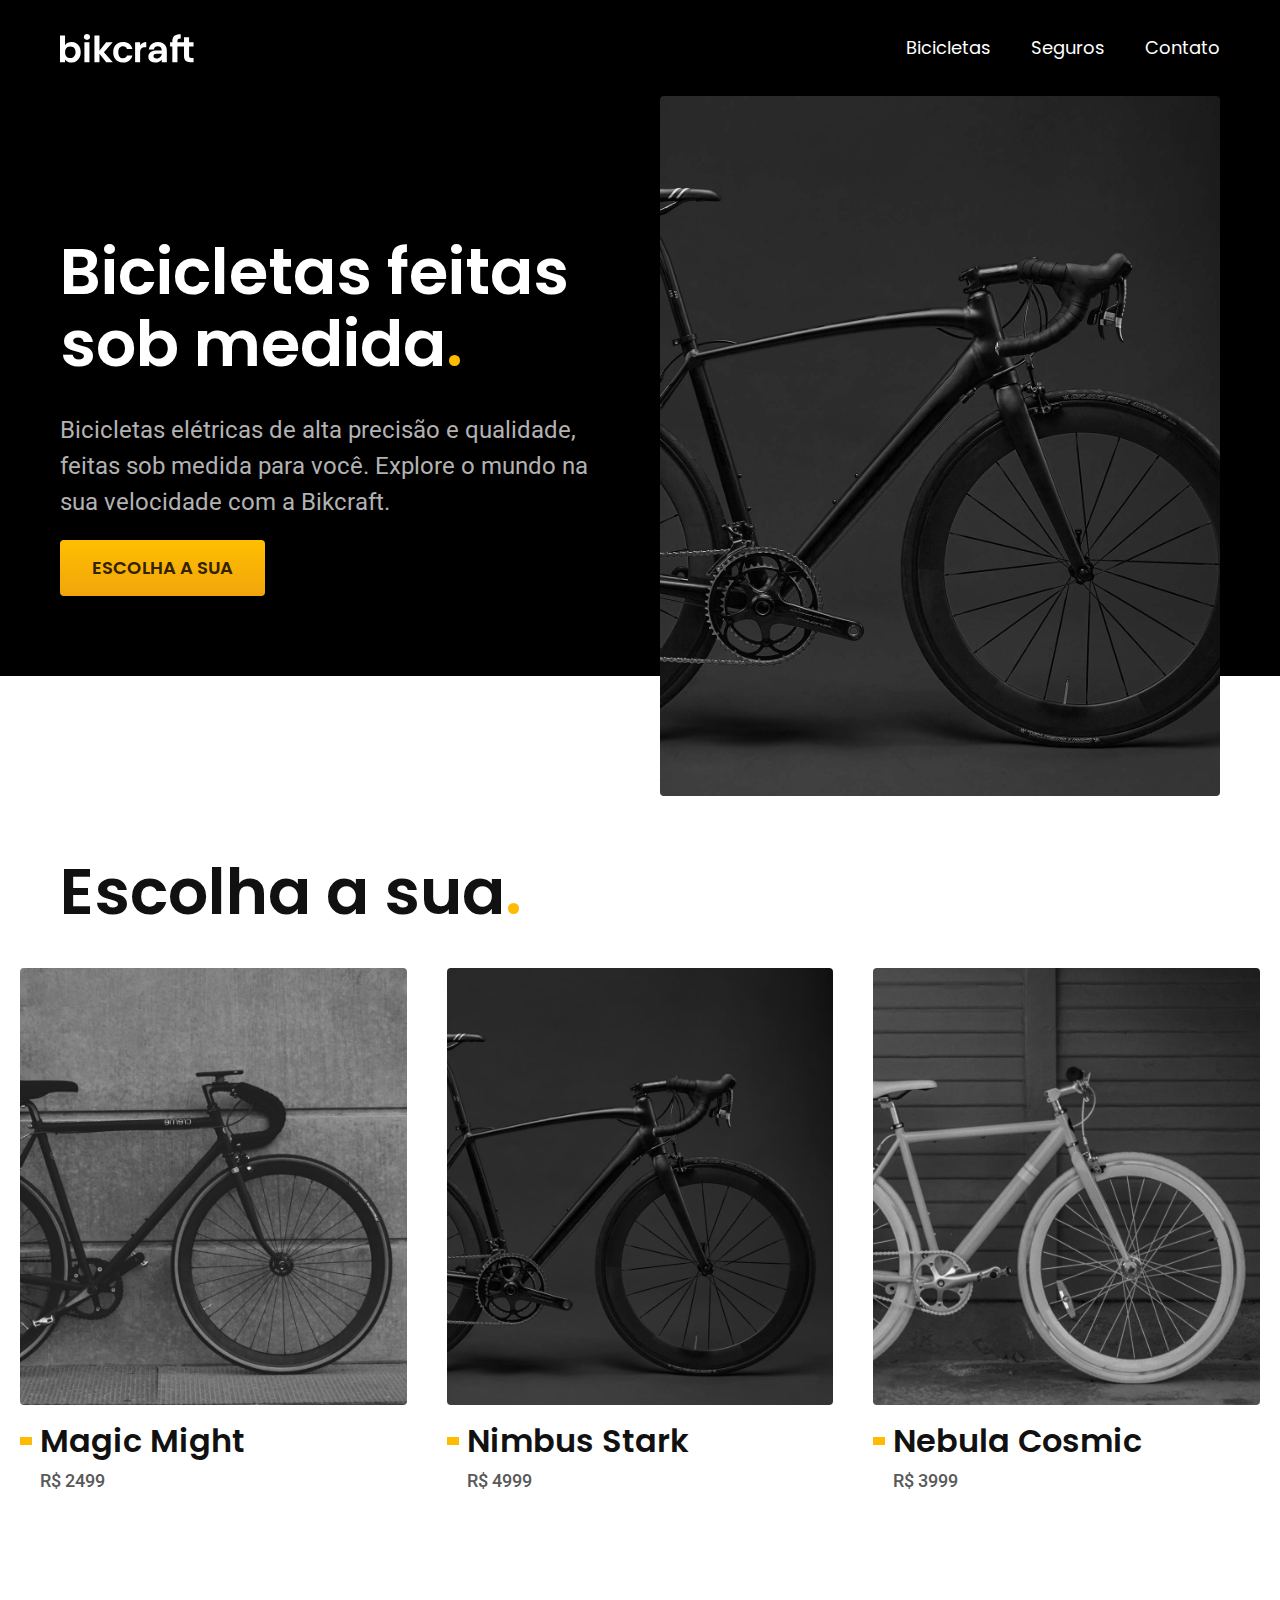
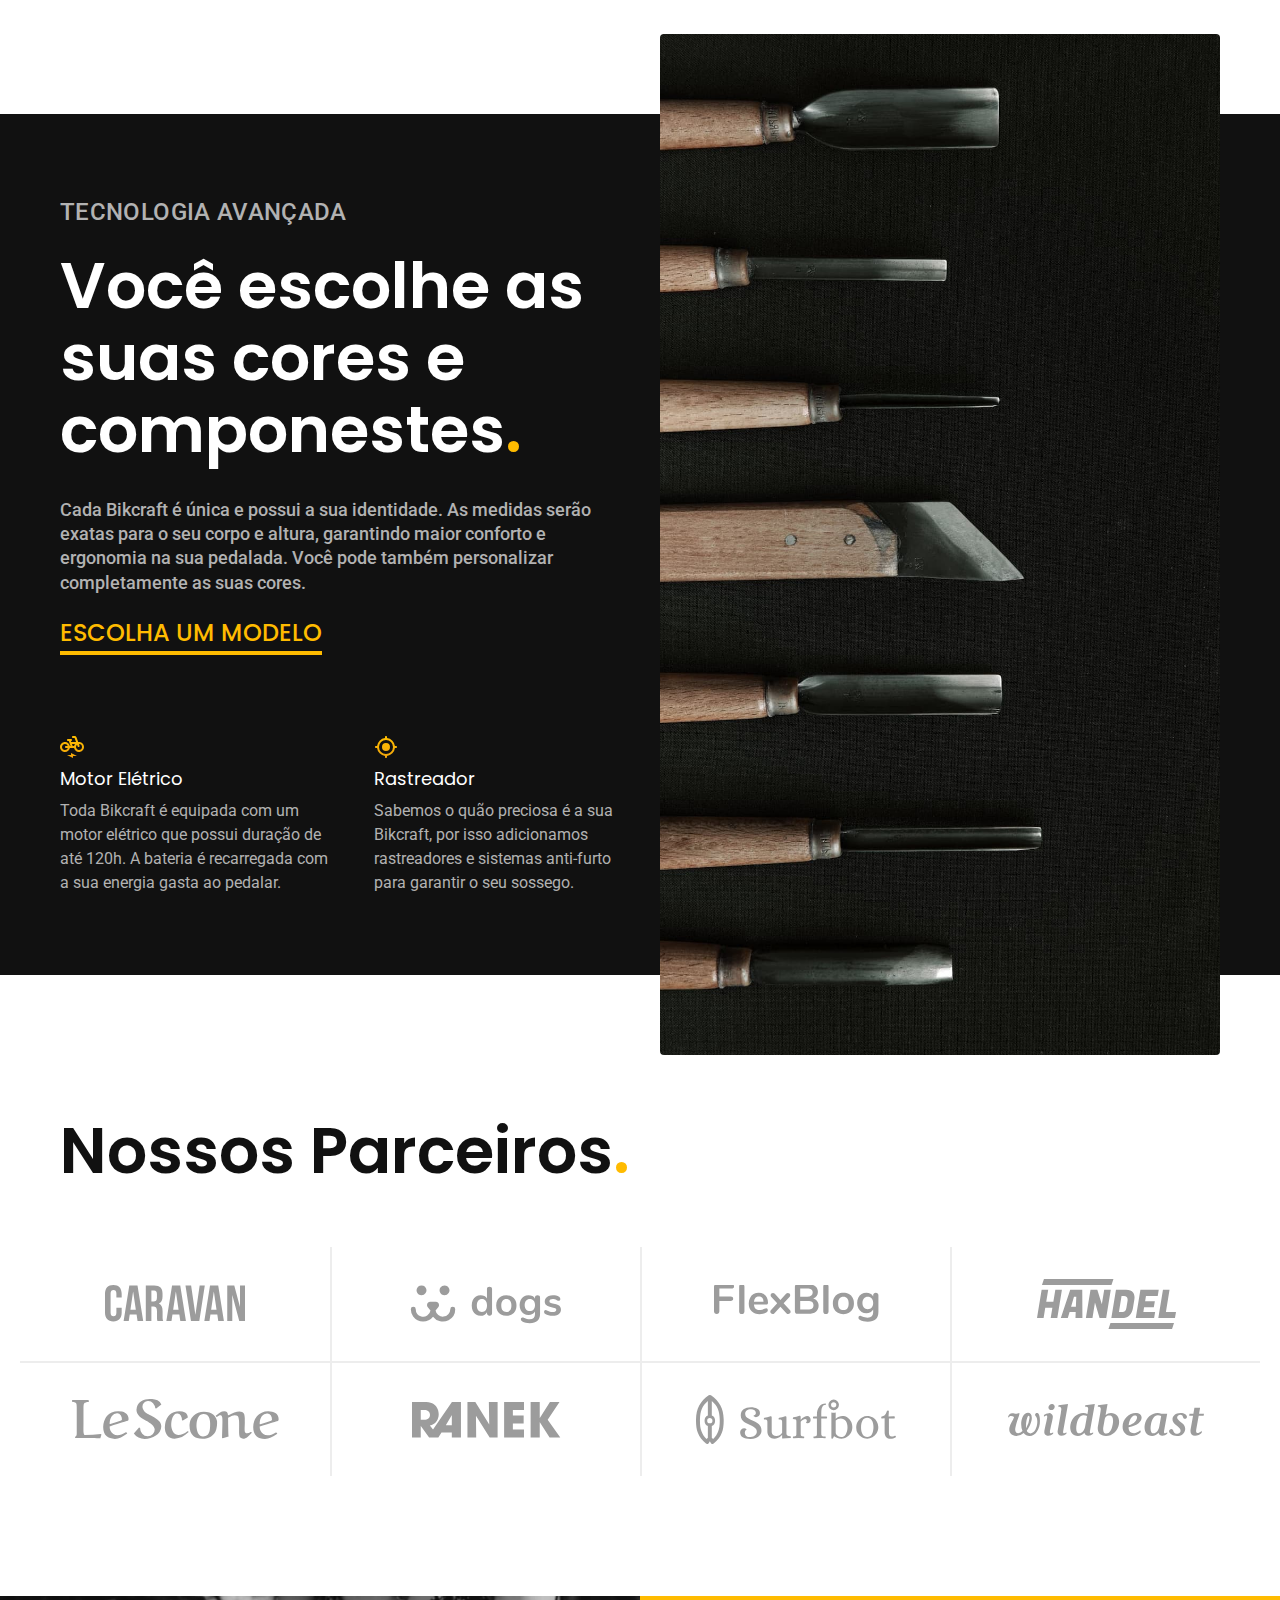
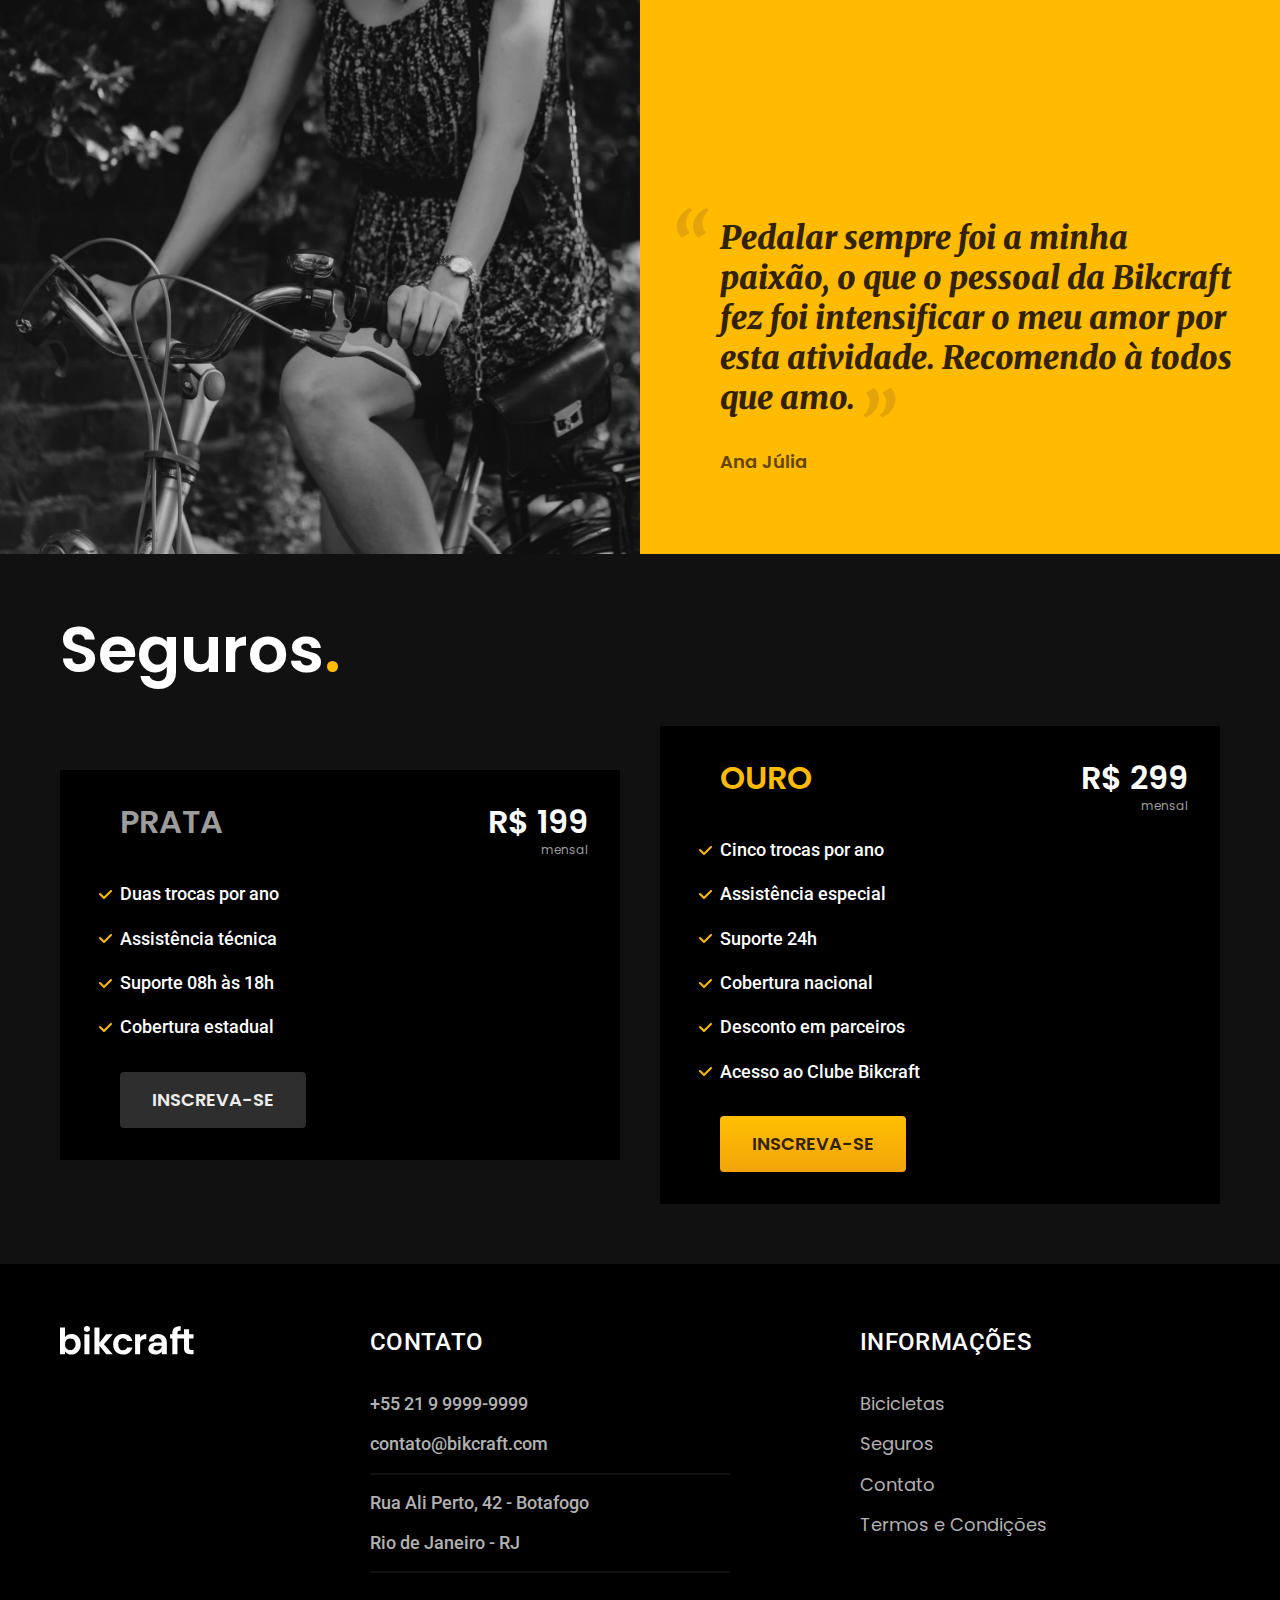
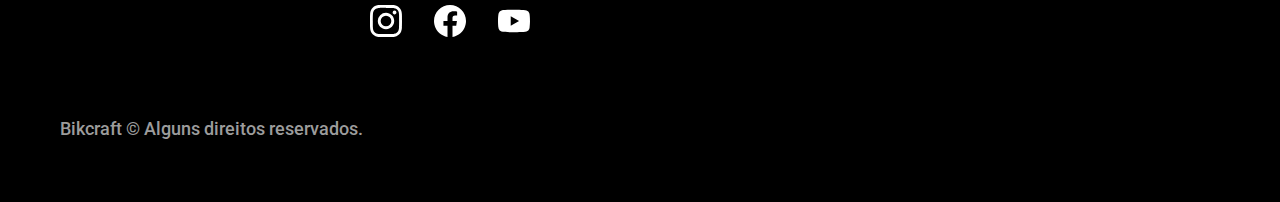
<file: index.html>
<!DOCTYPE html>
<html lang="pt-br">

<head>
  <meta charset="UTF-8">
  <meta http-equiv="X-UA-Compatible" content="IE=edge">
  <meta name="viewport" content="width=device-width, initial-scale=1.0">
  <title>Bikcraft - Bicicletas Elétricas</title>
  <meta name="description" content="Bicicletas elétricas de alta precisão e qualidade, feitas sob medida para você. Explore o mundo na sua velocidade com a Bikcraft.">
  <link rel="stylesheet" href="./css/style.css">
  <link rel="preconnect" href="https://fonts.googleapis.com">
  <link rel="preconnect" href="https://fonts.gstatic.com" crossorigin>
  <link href="https://fonts.googleapis.com/css2?family=Merriweather:ital,wght@1,900&family=Poppins:wght@400;600&family=Roboto:wght@400;500&display=swap" rel="stylesheet">
</head>

<body>
  <header class="header-bg">
    <div class="header container">
      <a href="./">
        <img src="img/bikcraft.svg" alt="">
      </a>
      <nav aria-label="primária">
        <ul class="header-menu font-1-m cor-0">
          <li><a href="./bicicletas.html">Bicicletas</a></li>
          <li><a href="./seguros.html">Seguros</a></li>
          <li><a href="./contato.html">Contato</a></li>
        </ul>
      </nav>
    </div>
  </header>

  <main class="introducao-bg">
    <div class="introducao container">
      <div class="introducao-conteudo">
        <h1 class="font-1-xxl cor-0">Bicicletas feitas sob medida<span class="cor-p1">.</span></h1>
        <p class="font-2-l cor-5">Bicicletas elétricas de alta precisão e qualidade, feitas sob medida para você. Explore o mundo na sua velocidade com a Bikcraft.</p>
        <a class="botao" href="./bicicletas.html">Escolha a sua</a>
      </div>
      <div>
        <img src="./img/fotos/introducao.jpg" alt="bicicleta elétrica preta">
      </div>
    </div>
  </main>

  <article class="bicicletas-lista">
    <h2 class="font-1-xxl container">Escolha a sua<span class="cor-p1">.</span></h2>

    <ul>
      <li>
        <a href="./bicicletas/magic.html">
          <img src="./img/bicicletas/magic-home.jpg" alt="Bicicleta preta">
          <h3 class="font-1-xl">Magic Might</h3>
          <span class="font-2-m cor-8">R$ 2499</span>
        </a>
      </li>

      <li>
        <a href="./bicicletas/ninbus.html">
          <img src="./img/bicicletas/nimbus-home.jpg" alt="Bicicleta preta">
          <h3 class="font-1-xl">Nimbus Stark</h3>
          <span class="font-2-m cor-8">R$ 4999</span>
        </a>
      </li>

      <li>
        <a href="./bicicletas/nebula.html">
          <img src="./img/bicicletas/nebula-home.jpg" alt="Bicicleta preta">
          <h3 class="font-1-xl">Nebula Cosmic</h3>
          <span class="font-2-m cor-8">R$ 3999</span>
        </a>
      </li>
    </ul>
  </article>

  <article class="tecnologia-bg">
    <div class="tecnologia container">
      <div class="tecnologia-conteudo">
        <span class="font-2-l-b cor-5">Tecnologia Avançada</span>
        <h2 class="font-1-xxl cor-0">Você escolhe as suas cores e componestes<span class="cor-p1">.</span></h2>
        <p class="font-2-m cor-5">Cada Bikcraft é única e possui a sua identidade. As medidas serão exatas para o seu corpo e altura, garantindo maior conforto e ergonomia na sua pedalada. Você pode também personalizar completamente as suas cores.</p>
        <a class="link" href="./bicletas.html">Escolha um modelo</a>
        <div class="tecnologia-vantagens">
          <div>
            <img src="./img/icones/eletrica.svg" alt="">
            <h3 class="font-1-m cor-0">Motor Elétrico</h3>
            <p class="font-2-s cor-5">Toda Bikcraft é equipada com um motor elétrico que possui duração de até 120h. A bateria é recarregada com a sua energia gasta ao pedalar.</p>
          </div>
          <div>
            <img src="./img/icones/rastreador.svg" alt="">
            <h3 class="font-1-m cor-0">Rastreador</h3>
            <p class="font-2-s cor-5">Sabemos o quão preciosa é a sua Bikcraft, por isso adicionamos rastreadores e sistemas anti-furto para garantir o seu sossego.</p>
          </div>
        </div>
      </div>

      <div class="tecnologia-imagem">
        <img src="./img/fotos/tecnologia.jpg" alt="">
      </div>
    </div>
  </article>

  <section class="parceiros" aria-label="Nossos parceiros">
    <h2 class="font-1-xxl container">Nossos Parceiros<span class="cor-p1">.</span></h2>
    <ul>
      <li><img src="./img/parceiros/caravan.svg" alt="caravan"></li>
      <li><img src="./img/parceiros/dogs.svg" alt="dogs"></li>
      <li><img src="./img/parceiros/flexblog.svg" alt="flexblog"></li>
      <li><img src="./img/parceiros/handel.svg" alt="handel"></li>
      <li><img src="./img/parceiros/lescone.svg" alt="lescone"></li>
      <li><img src="./img/parceiros/ranek.svg" alt="ranek"></li>
      <li><img src="./img/parceiros/surfbot.svg" alt="surfbot"></li>
      <li><img src="./img/parceiros/wildbeast.svg" alt="wildbeast"></li>
    </ul>
  </section>

  <section class="depoimento" aria-label="Depoimento">
    <div>
      <img src="./img/fotos/depoimento.jpg" alt="Pessoa pedalando uma bicicleta bikcraft">
    </div>
    <div class="depoimento-conteudo">
      <blockquote class="font-1-xl cor-p5">
        <p>Pedalar sempre foi a minha paixão, o que o pessoal da Bikcraft fez foi intensificar o meu amor por esta atividade. Recomendo à todos que amo.</p>
      </blockquote>
      <span class="font-1-m-b cor-p4">Ana Júlia</span>
    </div>
  </section>

  <article class="seguros-bg">
    <div class="seguros container">
      <h2 class="font-1-xxl cor-0">Seguros<span class="cor-p1">.</span></h2>
      <div class="seguros-item">
        <h3 class="font-1-xl cor-6">PRATA</h3>
        <span class="font-1-xl cor-0">R$ 199 <span class="font-1-xs cor-6">mensal</span></span>
        <ul class="font-2-m cor-0">
          <li>Duas trocas por ano</li>
          <li>Assistência técnica</li>
          <li>Suporte 08h às 18h</li>
          <li>Cobertura estadual</li>
        </ul>
        <a class="botao secundario" href="./orcamento.html">Inscreva-se</a>
      </div>
      <div class="seguros-item">
        <h3 class="font-1-xl cor-p1">OURO</h3>
        <span class="font-1-xl cor-0">R$ 299 <span class="font-1-xs cor-6">mensal</span></span>
        <ul class="font-2-m cor-0">
          <li>Cinco trocas por ano</li>
          <li>Assistência especial</li>
          <li>Suporte 24h</li>
          <li>Cobertura nacional</li>
          <li>Desconto em parceiros</li>
          <li>Acesso ao Clube Bikcraft</li>
        </ul>
        <a class="botao" href="./orcamento.html">Inscreva-se</a>
      </div>
    </div>
  </article>

  <footer class="footer-bg">
    <div class="footer container">
      <img src="img/bikcraft.svg" alt="Bikcraft">
      <div class="footer-contato">
        <h3 class="font-2-l-b cor-0">Contato</h3>
        <ul class="font-2-m cor-5">
          <li><a href="tel:+556199999999">+55 21 9 9999-9999</a></li>
          <li><a href="mailto">contato@bikcraft.com</a></li>
          <li>Rua Ali Perto, 42 - Botafogo</li>
          <li>Rio de Janeiro - RJ</li>
        </ul>
        <div class="footer-redes">
          <a href="./">
            <img src="./img/redes/instagram.svg" alt="Instagram">
          </a>
          <a href="./">
            <img src="./img/redes/facebook.svg" alt="Facebook">
          </a>
          <a href="./">
            <img src="./img/redes/youtube.svg" alt="Youtube">
          </a>

        </div>
      </div>
      <div class="footer-inforacoes">
        <h3 class="font-2-l-b cor-0">Informações</h3>
        <nav>
          <ul class="font-1-m cor-5">
            <li><a href="./bicicletas.html">Bicicletas</a></li>
            <li><a href="./seguros.html">Seguros</a></li>
            <li><a href="./contato.html">Contato</a></li>
            <li><a href="./termos.html">Termos e Condições</a></li>
          </ul>
        </nav>
      </div>
      <p class="footer-copy font-2-m cor-6">Bikcraft © Alguns direitos reservados.</p>
    </div>
  </footer>
</body>

</html>
</file>
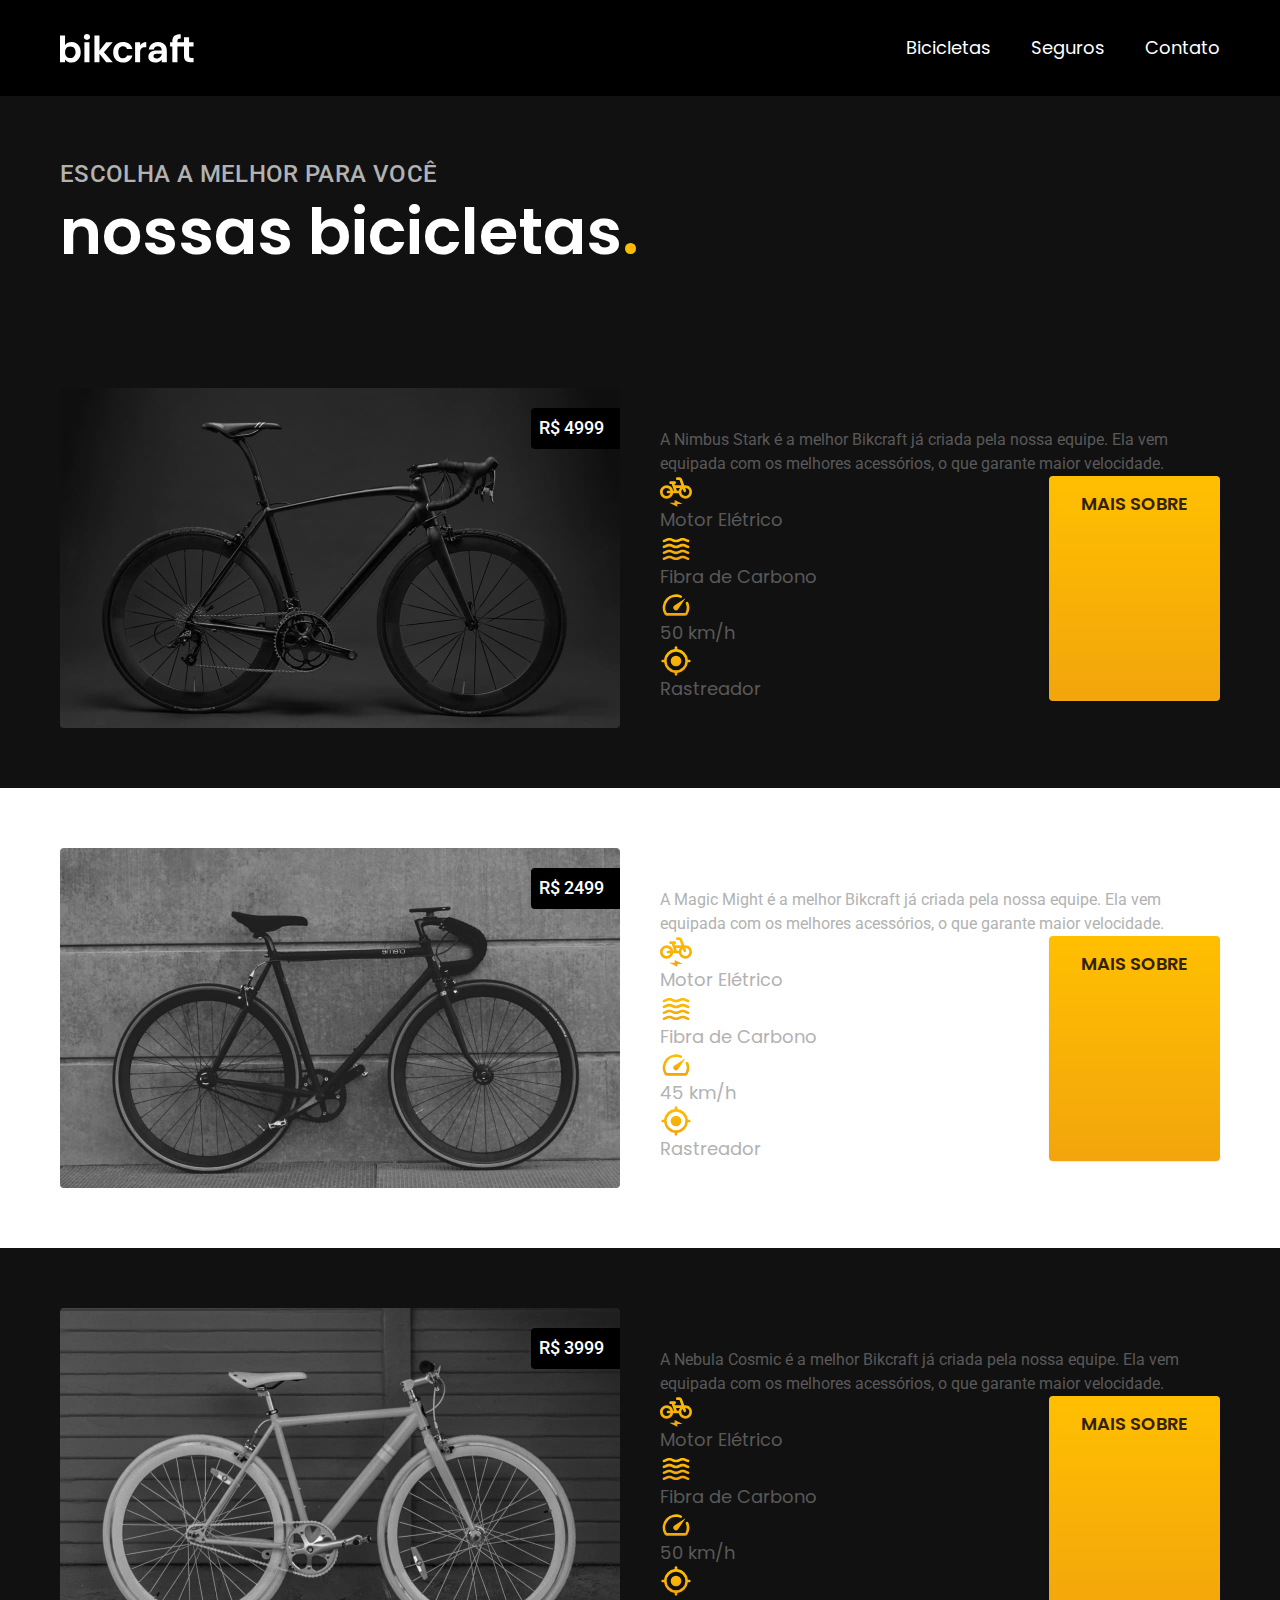
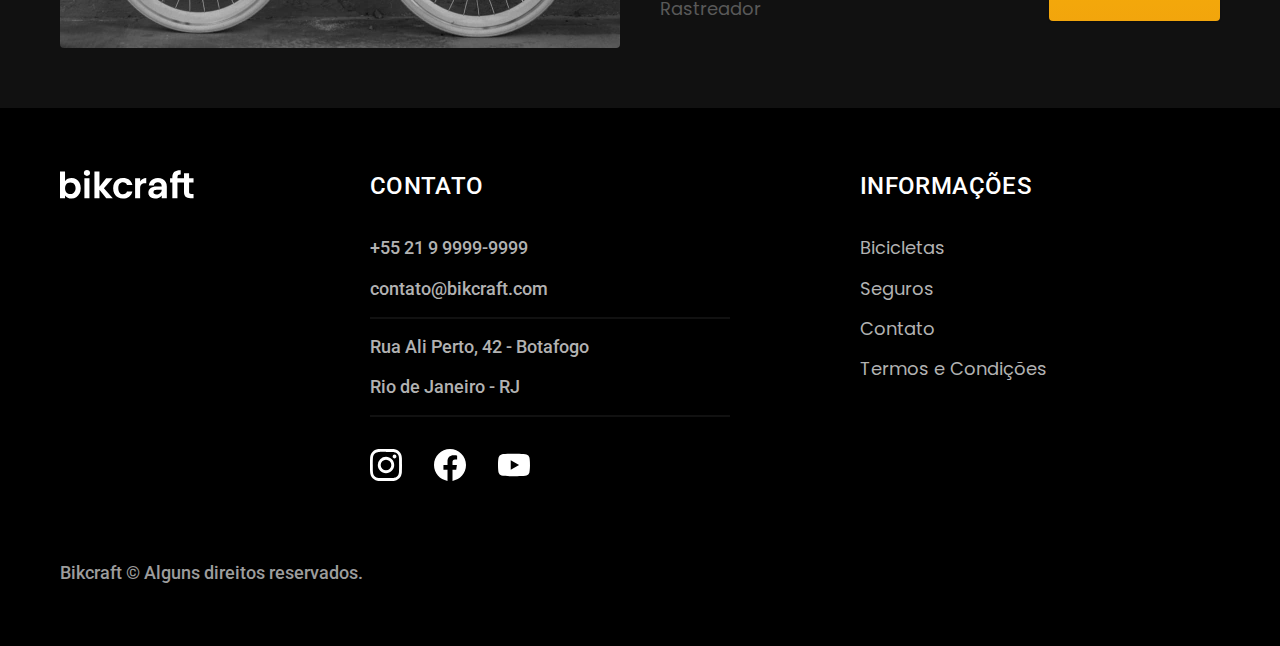
<file: bicicletas.html>
<!DOCTYPE html>
<html lang="pt-br">

<head>
  <meta charset="UTF-8">
  <meta http-equiv="X-UA-Compatible" content="IE=edge">
  <meta name="viewport" content="width=device-width, initial-scale=1.0">
  <title>Bicicletas - Bikcraft</title>
  <meta name="description" content="Termos e Condições.">
  <link rel="stylesheet" href="./css/style.css">
  <link rel="preconnect" href="https://fonts.googleapis.com">
  <link rel="preconnect" href="https://fonts.gstatic.com" crossorigin>
  <link href="https://fonts.googleapis.com/css2?family=Merriweather:ital,wght@1,900&family=Poppins:wght@400;600&family=Roboto:wght@400;500&display=swap" rel="stylesheet">
</head>

<body id="bicicletas">
  <header class="header-bg">
    <div class="header container">
      <a href="./">
        <img src="img/bikcraft.svg" alt="">
      </a>
      <nav aria-label="primária">
        <ul class="header-menu font-1-m cor-0">
          <li><a href="./bicicletas.html">Bicicletas</a></li>
          <li><a href="./seguros.html">Seguros</a></li>
          <li><a href="./contato.html">Contato</a></li>
        </ul>
      </nav>
    </div>
  </header>

  <main>
    <div class="titulo-bg">
      <div class="titulo container">
        <p class="font-2-l-b cor-5">Escolha a melhor para você</p>
        <h1 class="font-1-xxl cor-0">nossas bicicletas<span class="cor-p1">.</spa>
        </h1>
      </div>
    </div>

    <div class="bicicletas-bg">
      <div class="bicicletas container">
        <div class="bicicletas-imagem">
          <img src="./img/bicicletas/nimbus.jpg" alt="">
          <span class="font-2-m cor-0">R$ 4999</span>
        </div>
        <div class="bicicletas-conteudo">
          <h2 class="font-1-xl">Nimbus Stark</h2>
          <p class="font-2-s cor-8">A Nimbus Stark é a melhor Bikcraft já criada pela nossa equipe. Ela vem equipada com os melhores acessórios, o que garante maior velocidade.</p>
          <ul class="font-1-m cor-8">
            <li><img src="./img/icones/eletrica.svg" alt="">
              Motor Elétrico
            </li>
            <li><img src="./img/icones/carbono.svg" alt="">
              Fibra de Carbono
            </li>
            <li><img src="./img/icones/velocidade.svg" alt="">
              50 km/h
            </li>
            <li><img src="./img/icones/rastreador.svg" alt="">
              Rastreador
            </li>
          </ul>
          <a class="botao sistemas" href="./bicicletas/nimbus.html">Mais Sobre</a>
        </div>
      </div>
    </div>



    <div class="bicicletas container">
      <div class="bicicletas-imagem">
        <img src="./img/bicicletas/magic.jpg" alt="">
        <span class="font-2-m cor-0">R$ 2499</span>
      </div>
      <div class="bicicletas-conteudo">
        <h2 class="font-1-xl cor-0">Magic Migth</h2>
        <p class="font-2-s cor-5">A Magic Might é a melhor Bikcraft já criada pela nossa equipe. Ela vem equipada com os melhores acessórios, o que garante maior velocidade.</p>
        <ul class="font-1-m cor-5">
          <li><img src="./img/icones/eletrica.svg" alt="">
            Motor Elétrico
          </li>
          <li><img src="./img/icones/carbono.svg" alt="">
            Fibra de Carbono
          </li>
          <li><img src="./img/icones/velocidade.svg" alt="">
            45 km/h
          </li>
          <li><img src="./img/icones/rastreador.svg" alt="">
            Rastreador
          </li>
        </ul>
        <a class="botao sistemas" href="./bicicletas/>magic.html">Mais Sobre</a>
      </div>
    </div>


    <div class="bicicletas-bg">
      <div class="bicicletas container">
        <div class="bicicletas-imagem">
          <img src="./img/bicicletas/nebula.jpg" alt="">
          <span class="font-2-m cor-0">R$ 3999</span>
        </div>
        <div class="bicicletas-conteudo">
          <h2 class="font-1-xl">Nebula Cosmic</h2>
          <p class="font-2-s cor-8">A Nebula Cosmic é a melhor Bikcraft já criada pela nossa equipe. Ela vem equipada com os melhores acessórios, o que garante maior velocidade.</p>
          <ul class="font-1-m cor-8">
            <li><img src="./img/icones/eletrica.svg" alt="">
              Motor Elétrico
            </li>
            <li><img src="./img/icones/carbono.svg" alt="">
              Fibra de Carbono
            </li>
            <li><img src="./img/icones/velocidade.svg" alt="">
              50 km/h
            </li>
            <li><img src="./img/icones/rastreador.svg" alt="">
              Rastreador
            </li>
          </ul>
          <a class="botao sistemas" href="./bicicletas/nebula.html">Mais Sobre</a>
        </div>
      </div>
    </div>

  </main>

  <footer class="footer-bg">
    <div class="footer container">
      <img src="img/bikcraft.svg" alt="Bikcraft">
      <div class="footer-contato">
        <h3 class="font-2-l-b cor-0">Contato</h3>
        <ul class="font-2-m cor-5">
          <li><a href="tel:+556199999999">+55 21 9 9999-9999</a></li>
          <li><a href="mailto">contato@bikcraft.com</a></li>
          <li>Rua Ali Perto, 42 - Botafogo</li>
          <li>Rio de Janeiro - RJ</li>
        </ul>
        <div class="footer-redes">
          <a href="./">
            <img src="./img/redes/instagram.svg" alt="Instagram">
          </a>
          <a href="./">
            <img src="./img/redes/facebook.svg" alt="Facebook">
          </a>
          <a href="./">
            <img src="./img/redes/youtube.svg" alt="Youtube">
          </a>

        </div>
      </div>
      <div class="footer-inforacoes">
        <h3 class="font-2-l-b cor-0">Informações</h3>
        <nav>
          <ul class="font-1-m cor-5">
            <li><a href="./bicicletas.html">Bicicletas</a></li>
            <li><a href="./seguros.html">Seguros</a></li>
            <li><a href="./contato.html">Contato</a></li>
            <li><a href="./termos.html">Termos e Condições</a></li>
          </ul>
        </nav>
      </div>
      <p class="footer-copy font-2-m cor-6">Bikcraft © Alguns direitos reservados.</p>
    </div>
  </footer>
</body>

</html>
</file>
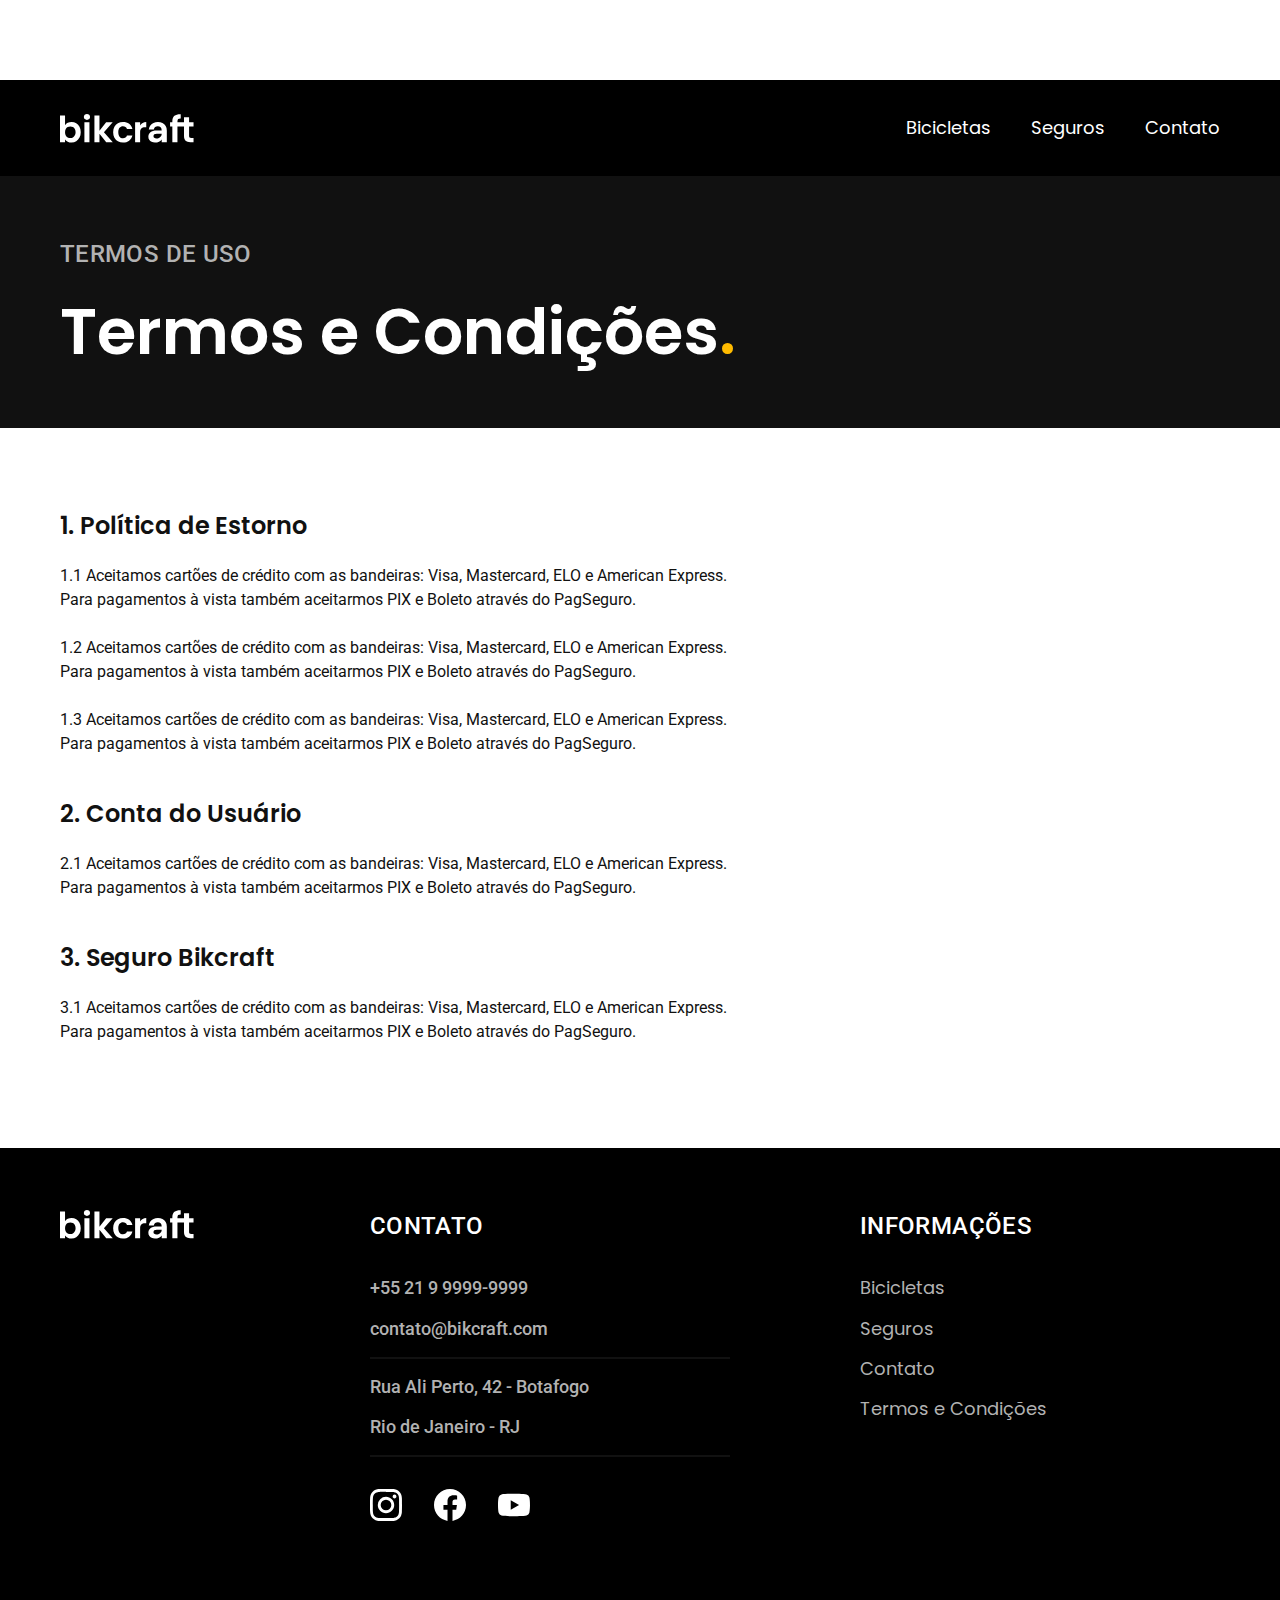
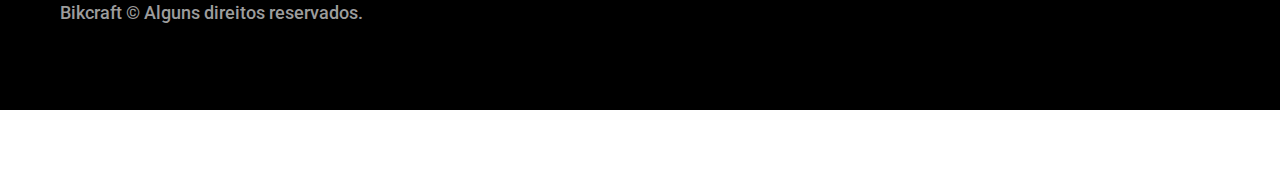
<file: termos.html>
<!DOCTYPE html>
<html lang="pt-br">

<head>
  <meta charset="UTF-8">
  <meta http-equiv="X-UA-Compatible" content="IE=edge">
  <meta name="viewport" content="width=device-width, initial-scale=1.0">
  <title>Termos e Condições - Bicicletas Elétricas</title>
  <meta name="description" content="Termos e Condições.">
  <link rel="stylesheet" href="./css/style.css">
  <link rel="preconnect" href="https://fonts.googleapis.com">
  <link rel="preconnect" href="https://fonts.gstatic.com" crossorigin>
  <link href="https://fonts.googleapis.com/css2?family=Merriweather:ital,wght@1,900&family=Poppins:wght@400;600&family=Roboto:wght@400;500&display=swap" rel="stylesheet">
</head>

<body class="termos">
  <header class="header-bg">
    <div class="header container">
      <a href="./">
        <img src="img/bikcraft.svg" alt="">
      </a>
      <nav aria-label="primária">
        <ul class="header-menu font-1-m cor-0">
          <li><a href="./bicicletas.html">Bicicletas</a></li>
          <li><a href="./seguros.html">Seguros</a></li>
          <li><a href="./contato.html">Contato</a></li>
        </ul>
      </nav>
    </div>
  </header>

  <main>
    <div class="titulo-bg">
      <div class="titulo container">
        <p class="font-2-l-b cor-5">Termos de Uso</p>
        <h1 class="font-1-xxl cor-0">Termos e Condições<span class="cor-p1">.</spa>
        </h1>
      </div>
    </div>

    <div class="termos font-2-s container">
      <h2 class="font-1-l cor-11">1. Política de Estorno</h2>
      <p>1.1 Aceitamos cartões de crédito com as bandeiras: Visa, Mastercard, ELO e American Express. Para pagamentos à vista também aceitarmos PIX e Boleto através do PagSeguro.</p>
      <p>1.2 Aceitamos cartões de crédito com as bandeiras: Visa, Mastercard, ELO e American Express. Para pagamentos à vista também aceitarmos PIX e Boleto através do PagSeguro.</p>
      <p>1.3 Aceitamos cartões de crédito com as bandeiras: Visa, Mastercard, ELO e American Express. Para pagamentos à vista também aceitarmos PIX e Boleto através do PagSeguro.</p>
      <h2 class="font-1-l cor-11">2. Conta do Usuário</h2>
      <p>2.1 Aceitamos cartões de crédito com as bandeiras: Visa, Mastercard, ELO e American Express. Para pagamentos à vista também aceitarmos PIX e Boleto através do PagSeguro.</p>
      <h2 class="font-1-l cor-11">3. Seguro Bikcraft
      </h2>
      <p>3.1 Aceitamos cartões de crédito com as bandeiras: Visa, Mastercard, ELO e American Express. Para pagamentos à vista também aceitarmos PIX e Boleto através do PagSeguro.</p>
    </div>

  </main>

  <footer class="footer-bg">
    <div class="footer container">
      <img src="img/bikcraft.svg" alt="Bikcraft">
      <div class="footer-contato">
        <h3 class="font-2-l-b cor-0">Contato</h3>
        <ul class="font-2-m cor-5">
          <li><a href="tel:+556199999999">+55 21 9 9999-9999</a></li>
          <li><a href="mailto">contato@bikcraft.com</a></li>
          <li>Rua Ali Perto, 42 - Botafogo</li>
          <li>Rio de Janeiro - RJ</li>
        </ul>
        <div class="footer-redes">
          <a href="./">
            <img src="./img/redes/instagram.svg" alt="Instagram">
          </a>
          <a href="./">
            <img src="./img/redes/facebook.svg" alt="Facebook">
          </a>
          <a href="./">
            <img src="./img/redes/youtube.svg" alt="Youtube">
          </a>

        </div>
      </div>
      <div class="footer-inforacoes">
        <h3 class="font-2-l-b cor-0">Informações</h3>
        <nav>
          <ul class="font-1-m cor-5">
            <li><a href="./bicicletas.html">Bicicletas</a></li>
            <li><a href="./seguros.html">Seguros</a></li>
            <li><a href="./contato.html">Contato</a></li>
            <li><a href="./termos.html">Termos e Condições</a></li>
          </ul>
        </nav>
      </div>
      <p class="footer-copy font-2-m cor-6">Bikcraft © Alguns direitos reservados.</p>
    </div>
  </footer>
</body>

</html>
</file>
<file: css/style.css>
@import "./global/global.css";
@import "./utilidades/tipografica.css";
@import "./utilidades/cores.css";

@import "./global/header.css";
@import "./global/footer.css";

/* Utilidades */
@import "./utilidades/componentes.css";

/* home */
@import "./home/introducao.css";
@import "./home/tecnologia.css";
@import "./home/parceiros.css";
@import "./home/depoimento.css";

/* Bicicletas */
@import "./bicicletas/bicicletas-lista.css";
@import "./bicicletas/bicicletas.css";

/* Seguros */
@import "./seguros/seguros.css";

/* Termos */
@import "./termos/termos.css";
</file>
